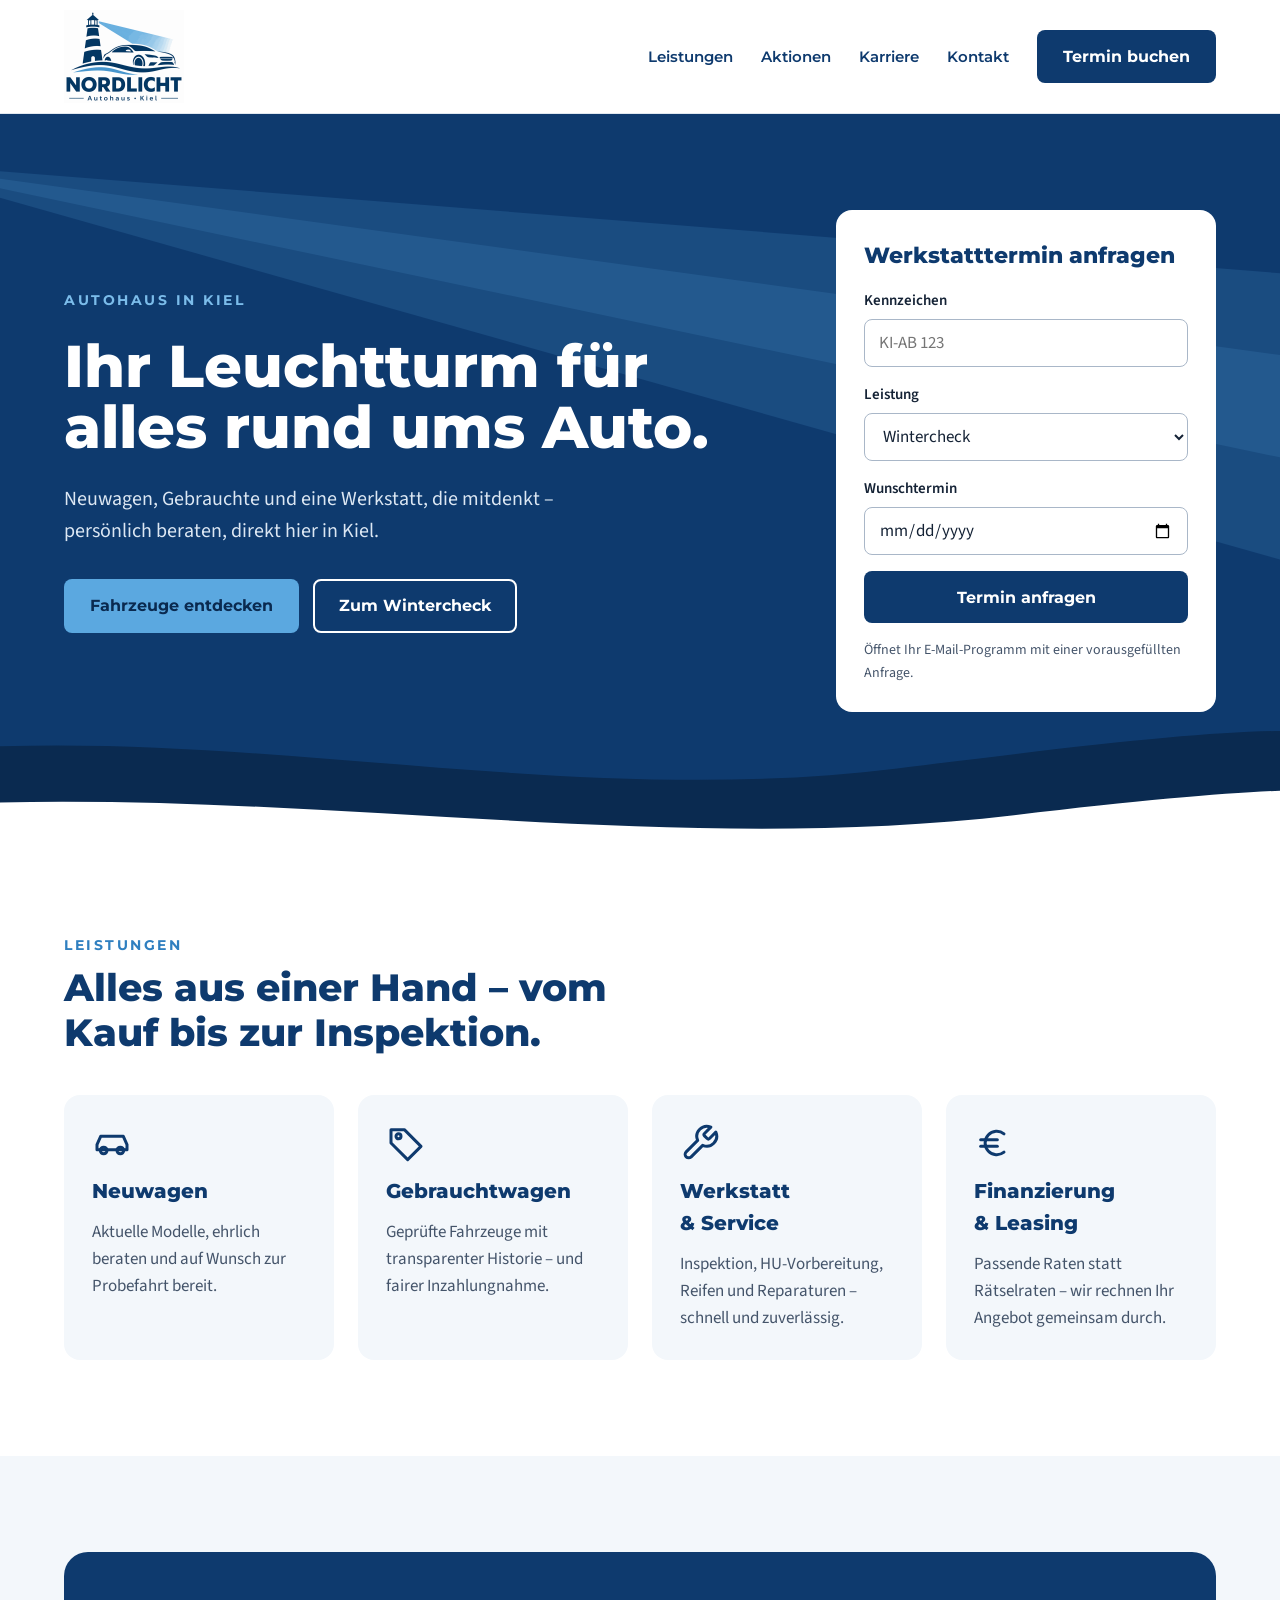
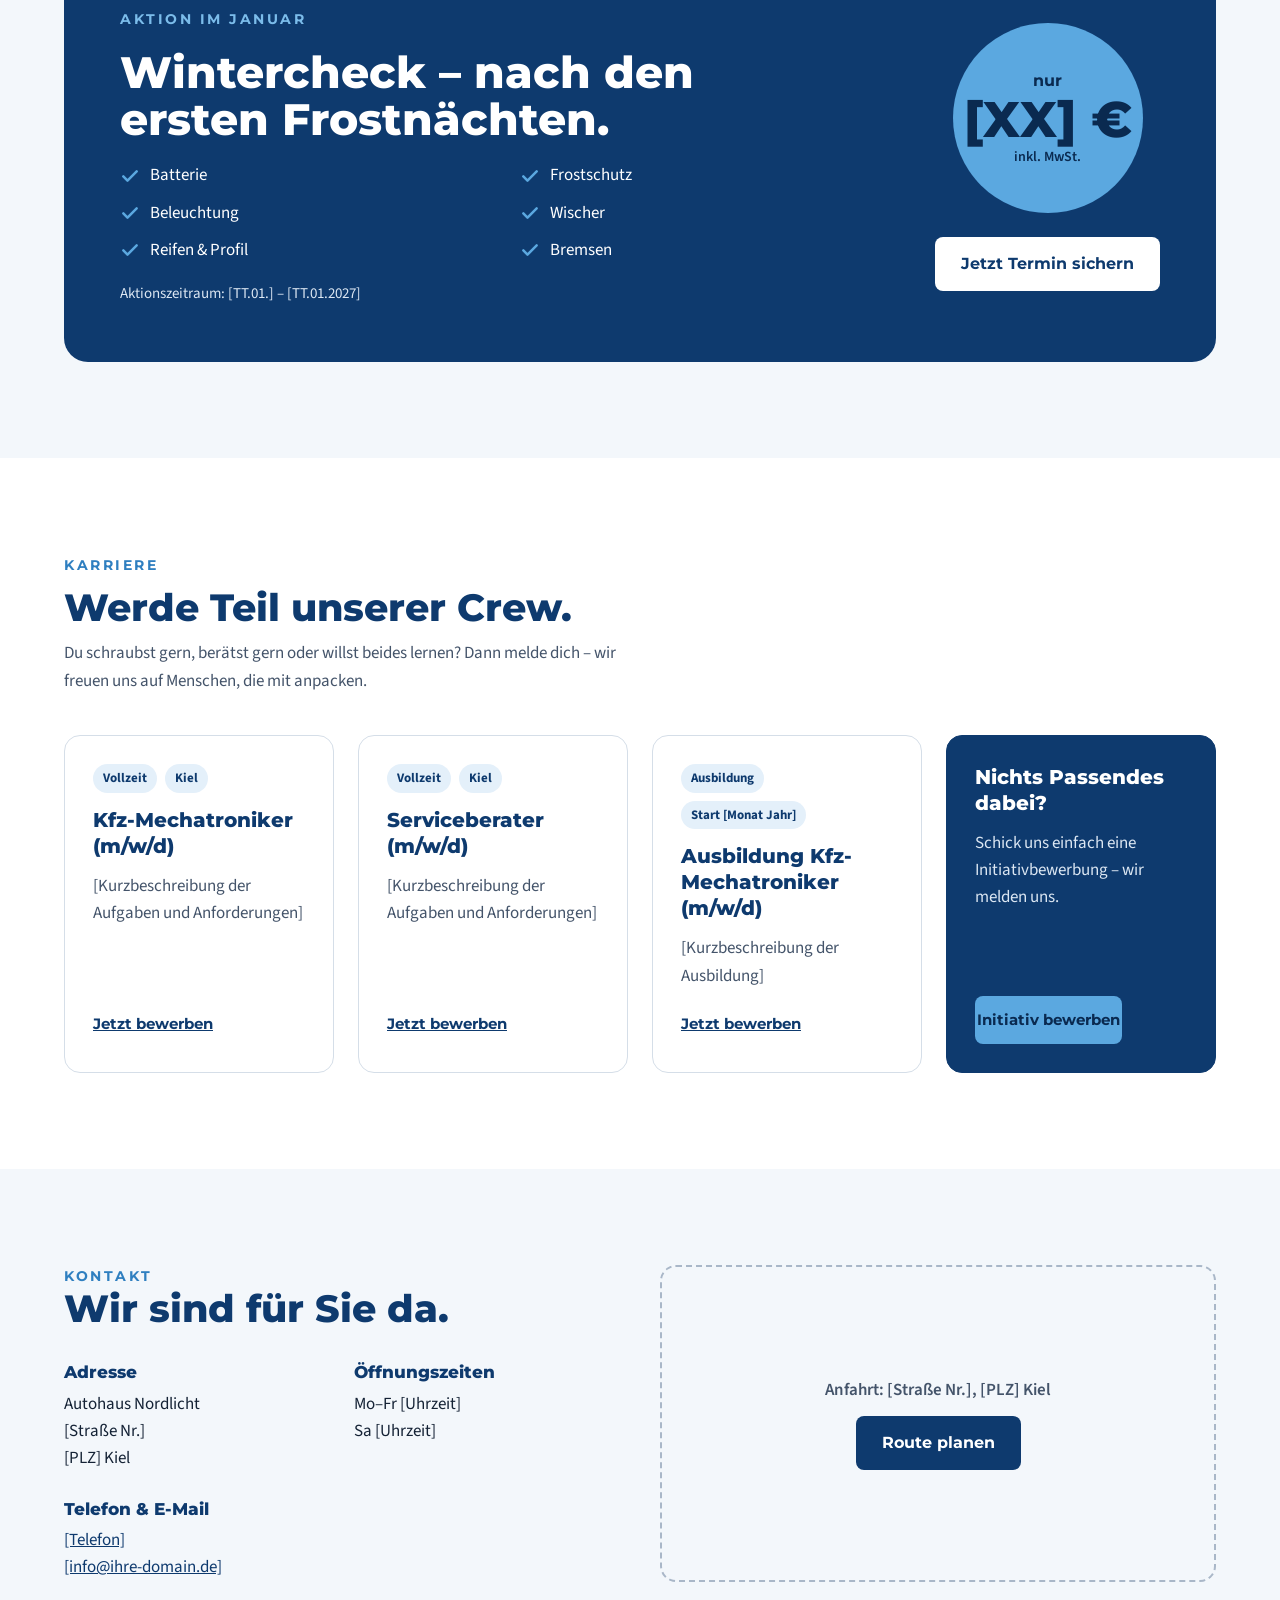
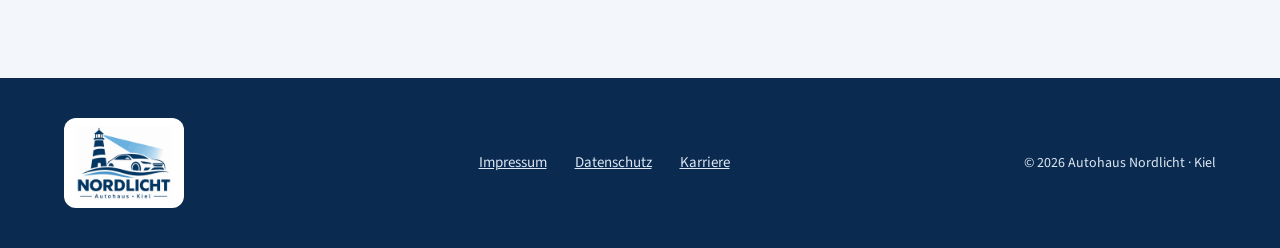
<file: autohaus-nordlicht-website/index.html>
<!doctype html>
<html lang="de">
<head>
  <meta charset="utf-8">
  <meta name="viewport" content="width=device-width, initial-scale=1">
  <title>Autohaus Nordlicht Kiel – Neuwagen, Gebrauchtwagen &amp; Werkstatt</title>
  <meta name="description" content="Autohaus Nordlicht in Kiel: Neuwagen, geprüfte Gebrauchtwagen, Werkstatt &amp; Service, Finanzierung und Leasing. Jetzt Termin vereinbaren.">
  <meta name="theme-color" content="#0E3A6E">
  <meta property="og:title" content="Autohaus Nordlicht Kiel">
  <meta property="og:description" content="Ihr Leuchtturm für alles rund ums Auto – persönlich beraten, direkt in Kiel.">
  <meta property="og:image" content="assets/logo.webp">
  <link rel="icon" type="image/png" href="assets/favicon.png">
  <link rel="apple-touch-icon" href="assets/apple-touch-icon.png">
  <link rel="preload" href="fonts/montserrat-latin-800-normal.woff2" as="font" type="font/woff2" crossorigin>
  <link rel="stylesheet" href="css/style.css">
</head>
<body>
<a class="skip-link" href="#inhalt">Zum Inhalt springen</a>

<header class="site-header">
  <div class="container header-inner">
    <a class="brand" href="index.html"><img src="assets/logo-480.png" alt="Autohaus Nordlicht Kiel – zur Startseite" width="120" height="93"></a>
    <button class="nav-toggle" type="button" aria-expanded="false" aria-controls="hauptnavigation" aria-label="Menü öffnen">
      <svg viewBox="0 0 24 24" width="24" height="24" aria-hidden="true" fill="none" stroke="currentColor" stroke-width="2.2" stroke-linecap="round"><path d="M4 7h16M4 12h16M4 17h16"/></svg>
    </button>
    <nav class="nav" id="hauptnavigation" aria-label="Hauptnavigation">
      <a href="#leistungen">Leistungen</a>
      <a href="#aktion">Aktionen</a>
      <a href="#karriere">Karriere</a>
      <a href="#kontakt">Kontakt</a>
      <a class="btn btn-primary" href="#termin">Termin buchen</a>
    </nav>
  </div>
</header>

<main id="inhalt">

  <!-- Hero -->
  <section class="hero on-dark" aria-labelledby="hero-title">
    <svg class="hero-art" viewBox="0 0 1440 640" preserveAspectRatio="xMidYMid slice" aria-hidden="true">
      <polygon points="60,40 1440,150 1440,430" fill="#5BA8E0" fill-opacity="0.16"/>
      <polygon points="60,40 1440,230 1440,330" fill="#5BA8E0" fill-opacity="0.14"/>
      <path d="M0 560 C 300 500, 620 600, 940 560 S 1300 520, 1440 545 L1440 640 L0 640 Z" fill="#0A2A50"/>
      <path d="M0 600 C 360 560, 700 640, 1040 600 S 1340 585, 1440 600 L1440 640 L0 640 Z" fill="#FFFFFF"/>
    </svg>
    <div class="container hero-inner">
      <div class="hero-text">
        <div class="eyebrow">Autohaus in Kiel</div>
        <h1 id="hero-title">Ihr Leuchtturm für alles rund ums Auto.</h1>
        <p class="hero-lead">Neuwagen, Gebrauchte und eine Werkstatt, die mitdenkt – persönlich beraten, direkt hier in Kiel.</p>
        <div class="hero-actions">
          <a class="btn btn-sky" href="#leistungen">Fahrzeuge entdecken</a>
          <a class="btn btn-outline" href="#aktion">Zum Wintercheck</a>
        </div>
      </div>

      <form class="booking" id="termin" novalidate>
        <h2>Werkstatttermin anfragen</h2>
        <div class="field">
          <label for="kennzeichen">Kennzeichen</label>
          <input id="kennzeichen" name="kennzeichen" type="text" placeholder="KI-AB 123" autocomplete="off">
        </div>
        <div class="field">
          <label for="leistung">Leistung</label>
          <select id="leistung" name="leistung">
            <option>Wintercheck</option>
            <option>Inspektion</option>
            <option>Reifenwechsel</option>
            <option>Sonstiges</option>
          </select>
        </div>
        <div class="field">
          <label for="datum">Wunschtermin</label>
          <input id="datum" name="datum" type="date">
        </div>
        <button class="btn btn-primary" type="submit">Termin anfragen</button>
        <p class="form-note">Öffnet Ihr E-Mail-Programm mit einer vorausgefüllten Anfrage.</p>
      </form>
    </div>
  </section>

  <!-- Leistungen -->
  <section class="services" id="leistungen" aria-labelledby="leistungen-title">
    <div class="container">
      <div class="section-head">
        <div class="eyebrow">Leistungen</div>
        <h2 class="section-title" id="leistungen-title">Alles aus einer Hand – vom Kauf bis zur Inspektion.</h2>
      </div>
      <div class="card-grid">
        <article class="service">
          <svg viewBox="0 0 24 24" width="40" height="40" aria-hidden="true" fill="none" stroke="#0E3A6E" stroke-width="1.8" stroke-linecap="round" stroke-linejoin="round"><path d="M3 16v-3l2.2-5h13.6l2.2 5v3z"/><circle cx="7" cy="16.5" r="2"/><circle cx="17" cy="16.5" r="2"/></svg>
          <h3>Neuwagen</h3>
          <p>Aktuelle Modelle, ehrlich beraten und auf Wunsch zur Probefahrt bereit.</p>
        </article>
        <article class="service">
          <svg viewBox="0 0 24 24" width="40" height="40" aria-hidden="true" fill="none" stroke="#0E3A6E" stroke-width="1.8" stroke-linecap="round" stroke-linejoin="round"><path d="M3 12V4h8l10 10-8 8z"/><circle cx="7.5" cy="8" r="1.5"/></svg>
          <h3>Gebrauchtwagen</h3>
          <p>Geprüfte Fahrzeuge mit transparenter Historie – und fairer Inzahlungnahme.</p>
        </article>
        <article class="service">
          <svg viewBox="0 0 24 24" width="40" height="40" aria-hidden="true" fill="none" stroke="#0E3A6E" stroke-width="1.8" stroke-linecap="round" stroke-linejoin="round"><path d="M14.7 6.3a1 1 0 0 0 0 1.4l1.6 1.6a1 1 0 0 0 1.4 0l3.8-3.8a6 6 0 0 1-7.9 7.9l-6.9 6.9a2.1 2.1 0 0 1-3-3l6.9-6.9a6 6 0 0 1 7.9-7.9z"/></svg>
          <h3>Werkstatt &amp; Service</h3>
          <p>Inspektion, HU-Vorbereitung, Reifen und Reparaturen – schnell und zuverlässig.</p>
        </article>
        <article class="service">
          <svg viewBox="0 0 24 24" width="40" height="40" aria-hidden="true" fill="none" stroke="#0E3A6E" stroke-width="1.8" stroke-linecap="round" stroke-linejoin="round"><path d="M18 6.5a7 7 0 1 0 0 11"/><path d="M4 10h10"/><path d="M4 14h10"/></svg>
          <h3>Finanzierung &amp; Leasing</h3>
          <p>Passende Raten statt Rätselraten – wir rechnen Ihr Angebot gemeinsam durch.</p>
        </article>
      </div>
    </div>
  </section>

  <!-- Aktion / Werbung -->
  <section class="promo-section" id="aktion" aria-labelledby="aktion-title">
    <div class="container">
      <div class="promo on-dark">
        <div class="promo-text">
          <div class="eyebrow">Aktion im Januar</div>
          <h2 id="aktion-title">Wintercheck – nach den ersten Frostnächten.</h2>
          <ul class="checklist">
            <li><svg viewBox="0 0 24 24" width="20" height="20" aria-hidden="true"><path d="M4 12.5l5 5L20 6.5" fill="none" stroke="#5BA8E0" stroke-width="3" stroke-linecap="round" stroke-linejoin="round"/></svg>Batterie</li>
            <li><svg viewBox="0 0 24 24" width="20" height="20" aria-hidden="true"><path d="M4 12.5l5 5L20 6.5" fill="none" stroke="#5BA8E0" stroke-width="3" stroke-linecap="round" stroke-linejoin="round"/></svg>Frostschutz</li>
            <li><svg viewBox="0 0 24 24" width="20" height="20" aria-hidden="true"><path d="M4 12.5l5 5L20 6.5" fill="none" stroke="#5BA8E0" stroke-width="3" stroke-linecap="round" stroke-linejoin="round"/></svg>Beleuchtung</li>
            <li><svg viewBox="0 0 24 24" width="20" height="20" aria-hidden="true"><path d="M4 12.5l5 5L20 6.5" fill="none" stroke="#5BA8E0" stroke-width="3" stroke-linecap="round" stroke-linejoin="round"/></svg>Wischer</li>
            <li><svg viewBox="0 0 24 24" width="20" height="20" aria-hidden="true"><path d="M4 12.5l5 5L20 6.5" fill="none" stroke="#5BA8E0" stroke-width="3" stroke-linecap="round" stroke-linejoin="round"/></svg>Reifen &amp; Profil</li>
            <li><svg viewBox="0 0 24 24" width="20" height="20" aria-hidden="true"><path d="M4 12.5l5 5L20 6.5" fill="none" stroke="#5BA8E0" stroke-width="3" stroke-linecap="round" stroke-linejoin="round"/></svg>Bremsen</li>
          </ul>
          <p class="promo-period">Aktionszeitraum: [TT.01.] – [TT.01.2027]</p>
        </div>
        <div class="promo-side">
          <div class="price" aria-label="Preis: [XX] Euro inklusive Mehrwertsteuer">
            <span class="price-small">nur</span>
            <span class="price-big">[XX]&nbsp;€</span>
            <span class="price-note">inkl. MwSt.</span>
          </div>
          <a class="btn btn-white" href="#termin">Jetzt Termin sichern</a>
        </div>
      </div>
    </div>
  </section>

  <!-- Karriere / Stellenausschreibungen -->
  <section class="careers" id="karriere" aria-labelledby="karriere-title">
    <div class="container">
      <div class="careers-head">
        <div>
          <div class="eyebrow">Karriere</div>
          <h2 class="section-title" id="karriere-title">Werde Teil unserer Crew.</h2>
          <p>Du schraubst gern, berätst gern oder willst beides lernen? Dann melde dich – wir freuen uns auf Menschen, die mit anpacken.</p>
        </div>
      </div>
      <div class="job-grid">
        <article class="job">
          <div class="tags"><span class="tag">Vollzeit</span><span class="tag">Kiel</span></div>
          <h3>Kfz-Mechatroniker (m/w/d)</h3>
          <p>[Kurzbeschreibung der Aufgaben und Anforderungen]</p>
          <a class="js-mail" data-subject="Bewerbung: Kfz-Mechatroniker (m/w/d)" href="#karriere">Jetzt bewerben</a>
        </article>
        <article class="job">
          <div class="tags"><span class="tag">Vollzeit</span><span class="tag">Kiel</span></div>
          <h3>Serviceberater (m/w/d)</h3>
          <p>[Kurzbeschreibung der Aufgaben und Anforderungen]</p>
          <a class="js-mail" data-subject="Bewerbung: Serviceberater (m/w/d)" href="#karriere">Jetzt bewerben</a>
        </article>
        <article class="job">
          <div class="tags"><span class="tag">Ausbildung</span><span class="tag">Start [Monat Jahr]</span></div>
          <h3>Ausbildung Kfz-Mechatroniker (m/w/d)</h3>
          <p>[Kurzbeschreibung der Ausbildung]</p>
          <a class="js-mail" data-subject="Bewerbung: Ausbildung Kfz-Mechatroniker (m/w/d)" href="#karriere">Jetzt bewerben</a>
        </article>
        <article class="job job-cta">
          <h3>Nichts Passendes dabei?</h3>
          <p>Schick uns einfach eine Initiativbewerbung – wir melden uns.</p>
          <a class="btn btn-sky js-mail" data-subject="Initiativbewerbung" href="#karriere">Initiativ bewerben</a>
        </article>
      </div>
    </div>
  </section>

  <!-- Kontakt -->
  <section class="contact" id="kontakt" aria-labelledby="kontakt-title">
    <div class="container contact-inner">
      <div class="contact-text">
        <div>
          <div class="eyebrow">Kontakt</div>
          <h2 class="section-title" id="kontakt-title">Wir sind für Sie da.</h2>
        </div>
        <div class="contact-grid">
          <div>
            <h3>Adresse</h3>
            <address>Autohaus Nordlicht<br>[Straße Nr.]<br>[PLZ] Kiel</address>
          </div>
          <div>
            <h3>Öffnungszeiten</h3>
            <p>Mo–Fr [Uhrzeit]<br>Sa [Uhrzeit]</p>
          </div>
          <div>
            <h3>Telefon &amp; E-Mail</h3>
            <p><a href="tel:[+49431000000]">[Telefon]</a><br><a href="mailto:[info@ihre-domain.de]">[info@ihre-domain.de]</a></p>
          </div>
        </div>
      </div>
      <div class="map">
        <p>Anfahrt: [Straße Nr.], [PLZ] Kiel</p>
        <a class="btn btn-primary" href="https://www.openstreetmap.org/search?query=Kiel" target="_blank" rel="noopener">Route planen</a>
      </div>
    </div>
  </section>

</main>

<footer class="site-footer">
  <div class="container footer-inner">
    <div class="footer-logo"><img src="assets/logo-480.png" alt="Autohaus Nordlicht Kiel" width="96" height="74" loading="lazy"></div>
    <nav class="footer-nav" aria-label="Rechtliches">
      <a href="impressum.html">Impressum</a>
      <a href="datenschutz.html">Datenschutz</a>
      <a href="#karriere">Karriere</a>
    </nav>
    <p class="copyright">© <span id="jahr">2026</span> Autohaus Nordlicht · Kiel</p>
  </div>
</footer>

<script src="js/main.js"></script>
</body>
</html>
</file>
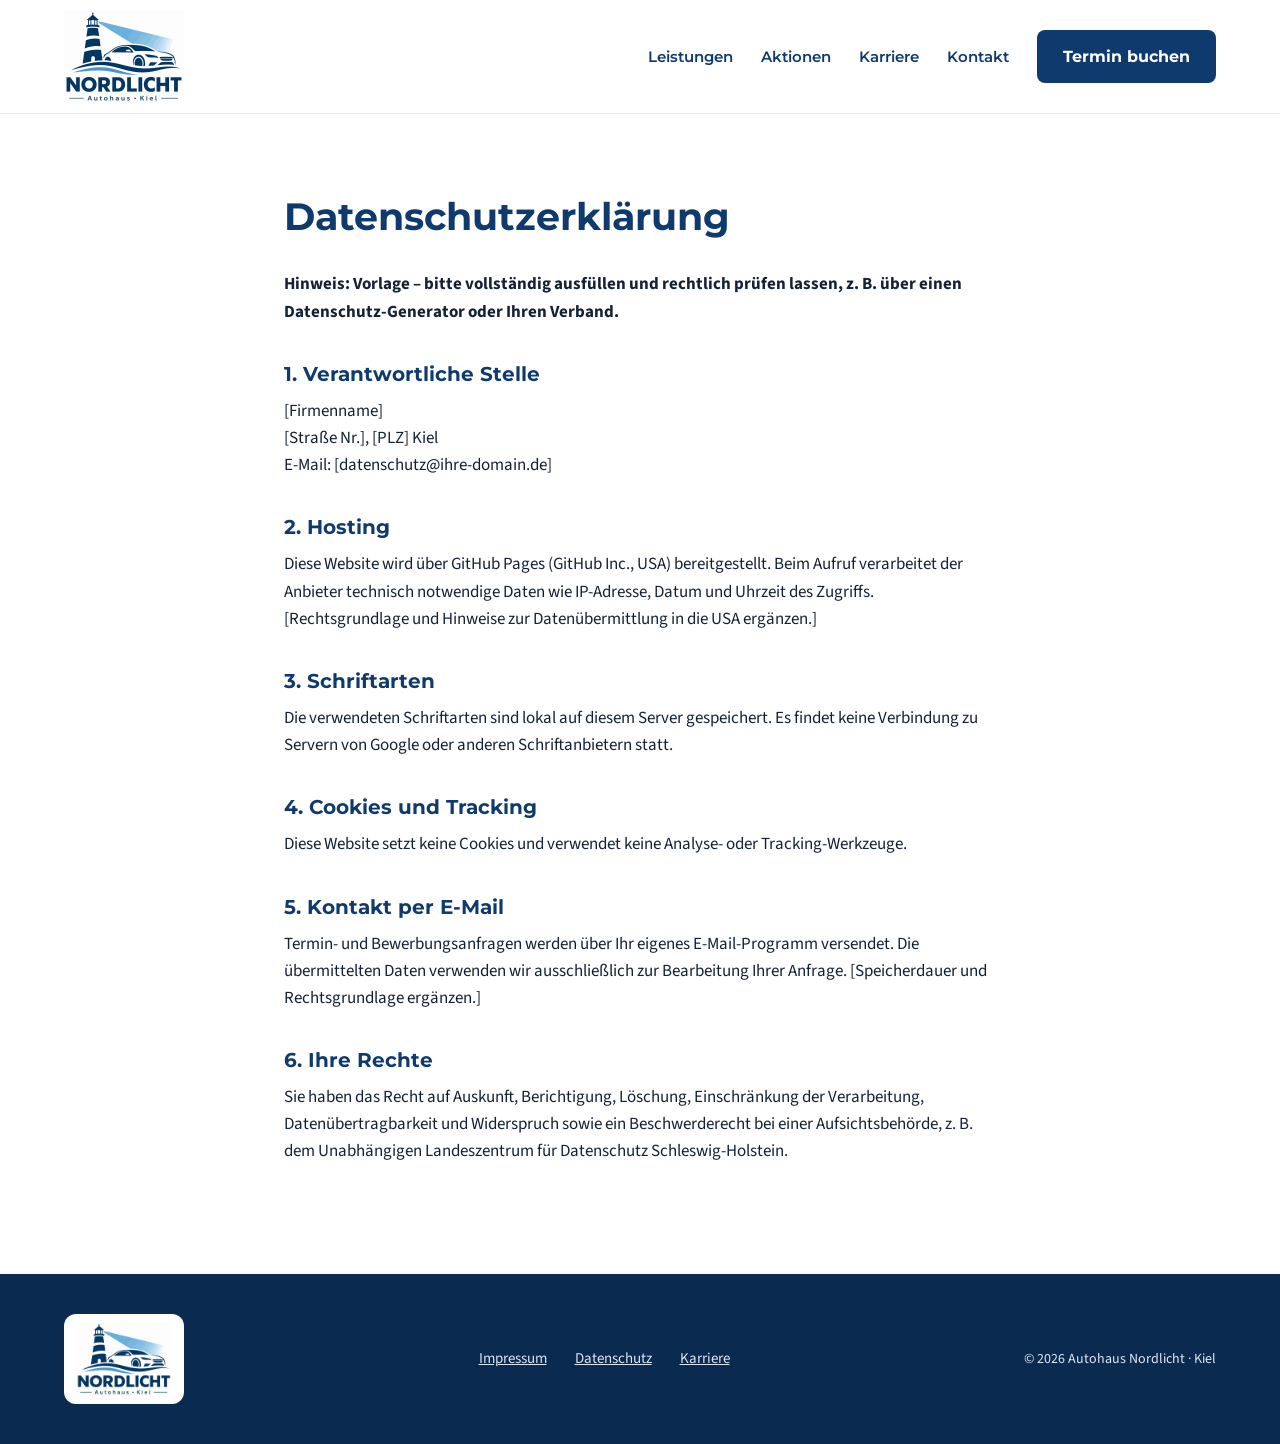
<file: autohaus-nordlicht-website/datenschutz.html>
<!doctype html>
<html lang="de">
<head>
  <meta charset="utf-8">
  <meta name="viewport" content="width=device-width, initial-scale=1">
  <title>Datenschutz – Autohaus Nordlicht Kiel</title>
  <meta name="robots" content="noindex">
  <meta name="description" content="Autohaus Nordlicht in Kiel: Neuwagen, geprüfte Gebrauchtwagen, Werkstatt &amp; Service, Finanzierung und Leasing. Jetzt Termin vereinbaren.">
  <meta name="theme-color" content="#0E3A6E">
  <meta property="og:title" content="Autohaus Nordlicht Kiel">
  <meta property="og:description" content="Ihr Leuchtturm für alles rund ums Auto – persönlich beraten, direkt in Kiel.">
  <meta property="og:image" content="assets/logo.webp">
  <link rel="icon" type="image/png" href="assets/favicon.png">
  <link rel="apple-touch-icon" href="assets/apple-touch-icon.png">
  <link rel="preload" href="fonts/montserrat-latin-800-normal.woff2" as="font" type="font/woff2" crossorigin>
  <link rel="stylesheet" href="css/style.css">
</head>
<body>
<a class="skip-link" href="#inhalt">Zum Inhalt springen</a>

<header class="site-header">
  <div class="container header-inner">
    <a class="brand" href="index.html"><img src="assets/logo-480.png" alt="Autohaus Nordlicht Kiel – zur Startseite" width="120" height="93"></a>
    <button class="nav-toggle" type="button" aria-expanded="false" aria-controls="hauptnavigation" aria-label="Menü öffnen">
      <svg viewBox="0 0 24 24" width="24" height="24" aria-hidden="true" fill="none" stroke="currentColor" stroke-width="2.2" stroke-linecap="round"><path d="M4 7h16M4 12h16M4 17h16"/></svg>
    </button>
    <nav class="nav" id="hauptnavigation" aria-label="Hauptnavigation">
      <a href="index.html#leistungen">Leistungen</a>
      <a href="index.html#aktion">Aktionen</a>
      <a href="index.html#karriere">Karriere</a>
      <a href="index.html#kontakt">Kontakt</a>
      <a class="btn btn-primary" href="index.html#termin">Termin buchen</a>
    </nav>
  </div>
</header>

<main id="inhalt" class="legal">
  <div class="container">
    <h1>Datenschutzerklärung</h1>
    <p><strong>Hinweis: Vorlage – bitte vollständig ausfüllen und rechtlich prüfen lassen, z. B. über einen Datenschutz-Generator oder Ihren Verband.</strong></p>
    <h2>1. Verantwortliche Stelle</h2>
    <p>[Firmenname]<br>[Straße Nr.], [PLZ] Kiel<br>E-Mail: [datenschutz@ihre-domain.de]</p>
    <h2>2. Hosting</h2>
    <p>Diese Website wird über GitHub Pages (GitHub Inc., USA) bereitgestellt. Beim Aufruf verarbeitet der Anbieter technisch notwendige Daten wie IP-Adresse, Datum und Uhrzeit des Zugriffs. [Rechtsgrundlage und Hinweise zur Datenübermittlung in die USA ergänzen.]</p>
    <h2>3. Schriftarten</h2>
    <p>Die verwendeten Schriftarten sind lokal auf diesem Server gespeichert. Es findet keine Verbindung zu Servern von Google oder anderen Schriftanbietern statt.</p>
    <h2>4. Cookies und Tracking</h2>
    <p>Diese Website setzt keine Cookies und verwendet keine Analyse- oder Tracking-Werkzeuge.</p>
    <h2>5. Kontakt per E-Mail</h2>
    <p>Termin- und Bewerbungsanfragen werden über Ihr eigenes E-Mail-Programm versendet. Die übermittelten Daten verwenden wir ausschließlich zur Bearbeitung Ihrer Anfrage. [Speicherdauer und Rechtsgrundlage ergänzen.]</p>
    <h2>6. Ihre Rechte</h2>
    <p>Sie haben das Recht auf Auskunft, Berichtigung, Löschung, Einschränkung der Verarbeitung, Datenübertragbarkeit und Widerspruch sowie ein Beschwerderecht bei einer Aufsichtsbehörde, z. B. dem Unabhängigen Landeszentrum für Datenschutz Schleswig-Holstein.</p>
  </div>
</main>

<footer class="site-footer">
  <div class="container footer-inner">
    <div class="footer-logo"><img src="assets/logo-480.png" alt="Autohaus Nordlicht Kiel" width="96" height="74" loading="lazy"></div>
    <nav class="footer-nav" aria-label="Rechtliches">
      <a href="impressum.html">Impressum</a>
      <a href="datenschutz.html">Datenschutz</a>
      <a href="index.html#karriere">Karriere</a>
    </nav>
    <p class="copyright">© <span id="jahr">2026</span> Autohaus Nordlicht · Kiel</p>
  </div>
</footer>

<script src="js/main.js"></script>
</body>
</html>
</file>
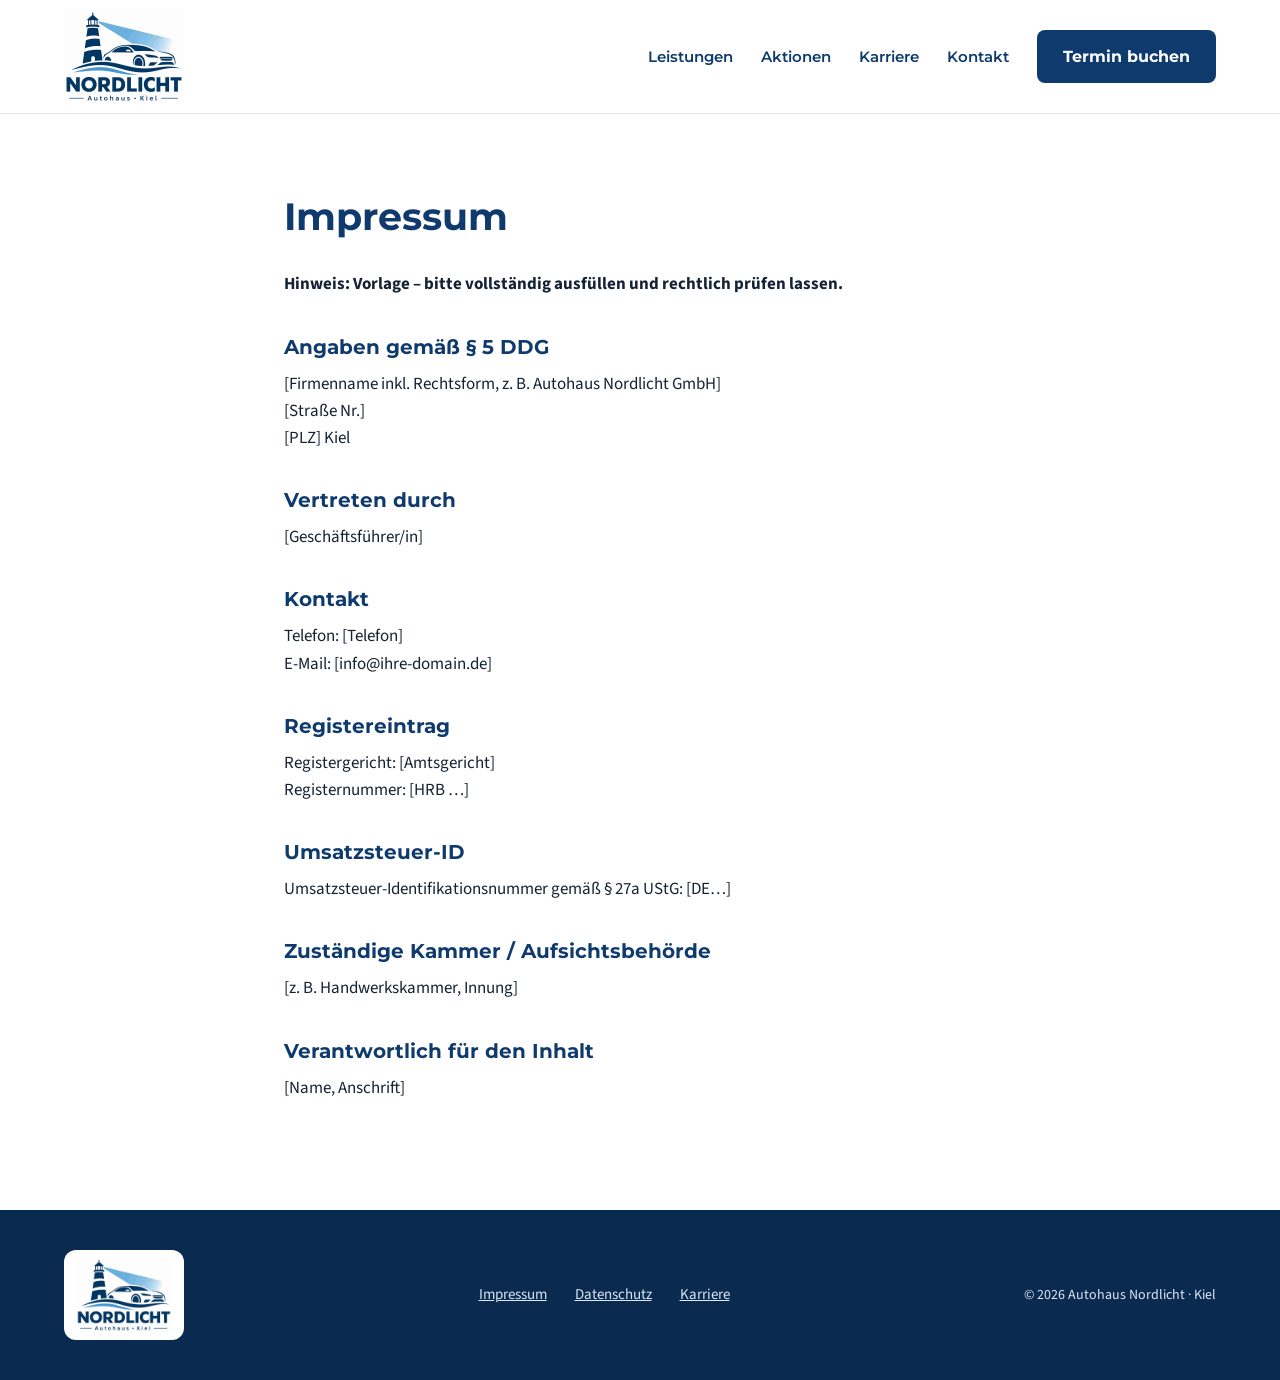
<file: autohaus-nordlicht-website/impressum.html>
<!doctype html>
<html lang="de">
<head>
  <meta charset="utf-8">
  <meta name="viewport" content="width=device-width, initial-scale=1">
  <title>Impressum – Autohaus Nordlicht Kiel</title>
  <meta name="robots" content="noindex">
  <meta name="description" content="Autohaus Nordlicht in Kiel: Neuwagen, geprüfte Gebrauchtwagen, Werkstatt &amp; Service, Finanzierung und Leasing. Jetzt Termin vereinbaren.">
  <meta name="theme-color" content="#0E3A6E">
  <meta property="og:title" content="Autohaus Nordlicht Kiel">
  <meta property="og:description" content="Ihr Leuchtturm für alles rund ums Auto – persönlich beraten, direkt in Kiel.">
  <meta property="og:image" content="assets/logo.webp">
  <link rel="icon" type="image/png" href="assets/favicon.png">
  <link rel="apple-touch-icon" href="assets/apple-touch-icon.png">
  <link rel="preload" href="fonts/montserrat-latin-800-normal.woff2" as="font" type="font/woff2" crossorigin>
  <link rel="stylesheet" href="css/style.css">
</head>
<body>
<a class="skip-link" href="#inhalt">Zum Inhalt springen</a>

<header class="site-header">
  <div class="container header-inner">
    <a class="brand" href="index.html"><img src="assets/logo-480.png" alt="Autohaus Nordlicht Kiel – zur Startseite" width="120" height="93"></a>
    <button class="nav-toggle" type="button" aria-expanded="false" aria-controls="hauptnavigation" aria-label="Menü öffnen">
      <svg viewBox="0 0 24 24" width="24" height="24" aria-hidden="true" fill="none" stroke="currentColor" stroke-width="2.2" stroke-linecap="round"><path d="M4 7h16M4 12h16M4 17h16"/></svg>
    </button>
    <nav class="nav" id="hauptnavigation" aria-label="Hauptnavigation">
      <a href="index.html#leistungen">Leistungen</a>
      <a href="index.html#aktion">Aktionen</a>
      <a href="index.html#karriere">Karriere</a>
      <a href="index.html#kontakt">Kontakt</a>
      <a class="btn btn-primary" href="index.html#termin">Termin buchen</a>
    </nav>
  </div>
</header>

<main id="inhalt" class="legal">
  <div class="container">
    <h1>Impressum</h1>
    <p><strong>Hinweis: Vorlage – bitte vollständig ausfüllen und rechtlich prüfen lassen.</strong></p>
    <h2>Angaben gemäß § 5 DDG</h2>
    <p>[Firmenname inkl. Rechtsform, z. B. Autohaus Nordlicht GmbH]<br>[Straße Nr.]<br>[PLZ] Kiel</p>
    <h2>Vertreten durch</h2>
    <p>[Geschäftsführer/in]</p>
    <h2>Kontakt</h2>
    <p>Telefon: [Telefon]<br>E-Mail: [info@ihre-domain.de]</p>
    <h2>Registereintrag</h2>
    <p>Registergericht: [Amtsgericht]<br>Registernummer: [HRB …]</p>
    <h2>Umsatzsteuer-ID</h2>
    <p>Umsatzsteuer-Identifikationsnummer gemäß § 27a UStG: [DE…]</p>
    <h2>Zuständige Kammer / Aufsichtsbehörde</h2>
    <p>[z. B. Handwerkskammer, Innung]</p>
    <h2>Verantwortlich für den Inhalt</h2>
    <p>[Name, Anschrift]</p>
  </div>
</main>

<footer class="site-footer">
  <div class="container footer-inner">
    <div class="footer-logo"><img src="assets/logo-480.png" alt="Autohaus Nordlicht Kiel" width="96" height="74" loading="lazy"></div>
    <nav class="footer-nav" aria-label="Rechtliches">
      <a href="impressum.html">Impressum</a>
      <a href="datenschutz.html">Datenschutz</a>
      <a href="index.html#karriere">Karriere</a>
    </nav>
    <p class="copyright">© <span id="jahr">2026</span> Autohaus Nordlicht · Kiel</p>
  </div>
</footer>

<script src="js/main.js"></script>
</body>
</html>
</file>
<file: autohaus-nordlicht-website/css/style.css>
/* Autohaus Nordlicht – Stylesheet */

/* ---------- Schriften (lokal eingebunden, DSGVO-freundlich) ---------- */
@font-face { font-family: "Montserrat"; font-weight: 600; font-style: normal; font-display: swap; src: url("../fonts/montserrat-latin-600-normal.woff2") format("woff2"); }
@font-face { font-family: "Montserrat"; font-weight: 700; font-style: normal; font-display: swap; src: url("../fonts/montserrat-latin-700-normal.woff2") format("woff2"); }
@font-face { font-family: "Montserrat"; font-weight: 800; font-style: normal; font-display: swap; src: url("../fonts/montserrat-latin-800-normal.woff2") format("woff2"); }
@font-face { font-family: "Source Sans 3"; font-weight: 400; font-style: normal; font-display: swap; src: url("../fonts/source-sans-3-latin-400-normal.woff2") format("woff2"); }
@font-face { font-family: "Source Sans 3"; font-weight: 600; font-style: normal; font-display: swap; src: url("../fonts/source-sans-3-latin-600-normal.woff2") format("woff2"); }
@font-face { font-family: "Source Sans 3"; font-weight: 700; font-style: normal; font-display: swap; src: url("../fonts/source-sans-3-latin-700-normal.woff2") format("woff2"); }

/* ---------- Farben & Grundwerte ---------- */
:root {
  --navy: #0E3A6E;
  --navy-deep: #0A2A50;
  --sky: #5BA8E0;
  --sky-soft: #7BBCEA;
  --ice: #F3F7FB;
  --chip: #E4F0FA;
  --text: #142235;
  --muted: #44546A;
  --on-dark: #DCE7F3;
  --line: #D5DEE8;
  --field: #A9B7C8;
  --radius: 16px;
  --font-head: "Montserrat", "Helvetica Neue", Helvetica, sans-serif;
  --font-body: "Source Sans 3", "Helvetica Neue", Helvetica, sans-serif;
}

*, *::before, *::after { box-sizing: border-box; }
html { scroll-behavior: smooth; scroll-padding-top: 110px; }
@media (prefers-reduced-motion: reduce) { html { scroll-behavior: auto; } }

body {
  margin: 0;
  font-family: var(--font-body);
  font-size: 17px;
  line-height: 1.6;
  color: var(--text);
  background: #fff;
}

img { max-width: 100%; display: block; }
h1, h2, h3 { font-family: var(--font-head); margin: 0; text-wrap: balance; }
p { margin: 0; }
a { color: var(--navy); }
a:hover { color: #2F7FC0; }
:focus-visible { outline: 3px solid var(--sky); outline-offset: 3px; border-radius: 4px; }

.container { max-width: 1200px; margin: 0 auto; padding: 0 24px; }

.skip-link {
  position: absolute; left: 16px; top: -60px; z-index: 100;
  background: var(--navy); color: #fff; padding: 10px 16px; border-radius: 8px;
}
.skip-link:focus { top: 12px; }

.eyebrow {
  font-family: var(--font-head); font-size: 14px; font-weight: 700;
  letter-spacing: 0.18em; text-transform: uppercase; color: #2F7FC0;
}
.on-dark .eyebrow { color: var(--sky-soft); }

.section-title { font-size: clamp(2rem, 3vw, 2.75rem); line-height: 1.15; font-weight: 800; color: var(--navy); }

/* ---------- Buttons ---------- */
.btn {
  display: inline-flex; align-items: center; justify-content: center;
  min-height: 48px; padding: 12px 24px; border-radius: 8px;
  font-family: var(--font-head); font-size: 16px; font-weight: 700;
  text-decoration: none; border: 2px solid transparent; cursor: pointer;
  transition: background-color .15s, color .15s;
}
.btn-primary { background: var(--navy); color: #fff; }
.btn-primary:hover { background: var(--navy-deep); color: #fff; }
.btn-sky { background: var(--sky); color: var(--navy-deep); }
.btn-sky:hover { background: var(--sky-soft); color: var(--navy-deep); }
.btn-outline { border-color: #fff; color: #fff; }
.btn-outline:hover { background: #fff; color: var(--navy); }
.btn-white { background: #fff; color: var(--navy); }
.btn-white:hover { background: var(--chip); color: var(--navy); }

/* ---------- Kopfzeile ---------- */
.site-header {
  position: sticky; top: 0; z-index: 50;
  background: #fff; border-bottom: 1px solid #E1E8F0;
}
.header-inner {
  display: flex; align-items: center; justify-content: space-between;
  gap: 16px; padding-top: 10px; padding-bottom: 10px;
}
.brand img { width: 120px; height: auto; }
.nav { display: flex; align-items: center; gap: 28px; }
.nav a:not(.btn) {
  font-family: var(--font-head); font-size: 15px; font-weight: 600;
  text-decoration: none; padding: 10px 0;
}
.nav-toggle {
  display: none; width: 48px; height: 48px; border: 0; border-radius: 8px;
  background: var(--ice); color: var(--navy); cursor: pointer;
  align-items: center; justify-content: center;
}

@media (max-width: 860px) {
  .nav-toggle { display: inline-flex; }
  .nav {
    position: absolute; left: 0; right: 0; top: 100%;
    flex-direction: column; align-items: stretch; gap: 0;
    background: #fff; border-bottom: 1px solid #E1E8F0;
    padding: 8px 24px 20px; display: none;
  }
  .nav.is-open { display: flex; }
  .nav a:not(.btn) { padding: 14px 0; border-bottom: 1px solid #EEF2F6; }
  .nav .btn { margin-top: 14px; }
  .brand img { width: 96px; }
}

/* ---------- Hero ---------- */
.hero { position: relative; overflow: hidden; background: var(--navy); color: #fff; }
.hero-art { position: absolute; inset: 0; width: 100%; height: 100%; }
.hero-inner {
  position: relative; display: flex; flex-wrap: wrap; align-items: center; gap: 48px;
  padding-top: 96px; padding-bottom: 150px;
}
.hero-text { flex: 1 1 480px; min-width: 0; display: flex; flex-direction: column; gap: 24px; }
.hero h1 { font-size: clamp(2.5rem, 4.6vw, 4.25rem); line-height: 1.05; font-weight: 800; }
.hero-lead { max-width: 34rem; font-size: 20px; color: var(--on-dark); }
.hero-actions { display: flex; flex-wrap: wrap; gap: 14px; margin-top: 8px; }

.booking {
  flex: 0 1 380px; min-width: 0;
  background: #fff; color: var(--text); border-radius: var(--radius);
  padding: 28px; display: flex; flex-direction: column; gap: 16px;
}
.booking h2 { font-size: 22px; font-weight: 800; color: var(--navy); }
.field { display: flex; flex-direction: column; gap: 6px; }
.field label { font-size: 15px; font-weight: 600; }
.field input, .field select {
  height: 48px; padding: 0 14px; border: 1px solid var(--field); border-radius: 8px;
  font: inherit; color: var(--text); background: #fff;
}
.booking .btn { width: 100%; min-height: 52px; }
.form-note { font-size: 14px; color: var(--muted); }

@media (max-width: 600px) {
  .hero-inner { padding-top: 56px; padding-bottom: 110px; }
}

/* ---------- Leistungen ---------- */
.services { padding: 72px 0 96px; }
.section-head { display: flex; flex-direction: column; gap: 10px; max-width: 40rem; margin-bottom: 40px; }
.card-grid { display: grid; grid-template-columns: repeat(auto-fit, minmax(240px, 1fr)); gap: 24px; }
.service {
  background: var(--ice); border-radius: var(--radius); padding: 28px;
  display: flex; flex-direction: column; gap: 12px;
}
.service h3 { font-size: 20px; font-weight: 800; color: var(--navy); }
.service p { color: var(--muted); }

/* ---------- Aktion ---------- */
.promo-section { background: var(--ice); padding: 96px 0; }
.promo {
  background: var(--navy); color: #fff; border-radius: 24px; padding: 56px;
  display: flex; flex-wrap: wrap; align-items: center; justify-content: space-between; gap: 40px;
}
.promo-text { flex: 1 1 420px; min-width: 0; display: flex; flex-direction: column; gap: 18px; }
.promo h2 { font-size: clamp(2rem, 3.4vw, 3.25rem); line-height: 1.1; font-weight: 800; }
.checklist {
  list-style: none; margin: 0; padding: 0;
  display: grid; grid-template-columns: repeat(2, minmax(0, 1fr)); gap: 10px 24px;
}
.checklist li { display: flex; align-items: center; gap: 10px; }
.promo-period { font-size: 15px; color: var(--on-dark); }
.promo-side { display: flex; flex-direction: column; align-items: center; gap: 24px; }
.price {
  width: 190px; height: 190px; border-radius: 50%;
  background: var(--sky); color: var(--navy-deep);
  display: flex; flex-direction: column; align-items: center; justify-content: center;
  font-family: var(--font-head);
}
.price-small { font-size: 16px; font-weight: 700; }
.price-big { font-size: 50px; line-height: 1.05; font-weight: 800; }
.price-note { font-family: var(--font-body); font-size: 14px; font-weight: 600; }

@media (max-width: 600px) {
  .promo { padding: 32px 24px; }
  .checklist { grid-template-columns: 1fr; }
  .promo-side { width: 100%; }
}

/* ---------- Karriere ---------- */
.careers { padding: 96px 0; }
.careers-head {
  display: flex; flex-wrap: wrap; align-items: flex-end; justify-content: space-between;
  gap: 24px; margin-bottom: 40px;
}
.careers-head > div { flex: 1 1 480px; min-width: 0; display: flex; flex-direction: column; gap: 10px; }
.careers-head p { max-width: 36rem; color: var(--muted); }
.job-grid { display: grid; grid-template-columns: repeat(auto-fit, minmax(260px, 1fr)); gap: 24px; }
.job {
  border: 1px solid var(--line); border-radius: var(--radius); padding: 28px;
  display: flex; flex-direction: column; gap: 14px;
}
.job h3 { font-size: 20px; line-height: 1.3; font-weight: 800; color: var(--navy); }
.job p { color: var(--muted); flex-grow: 1; }
.job a { font-family: var(--font-head); font-size: 15px; font-weight: 700; padding: 8px 0; }
.tags { display: flex; flex-wrap: wrap; gap: 8px; }
.tag {
  background: var(--chip); color: var(--navy); padding: 4px 10px; border-radius: 999px;
  font-size: 13px; font-weight: 700;
}
.job-cta { background: var(--navy); color: #fff; border-color: var(--navy); }
.job-cta h3 { color: #fff; }
.job-cta p { color: var(--on-dark); }
.job-cta .btn { align-self: flex-start; }

/* ---------- Kontakt ---------- */
.contact { background: var(--ice); padding: 96px 0; }
.contact-inner { display: flex; flex-wrap: wrap; gap: 40px; }
.contact-text { flex: 1 1 420px; min-width: 0; display: flex; flex-direction: column; gap: 28px; }
.contact-grid { display: grid; grid-template-columns: repeat(auto-fit, minmax(200px, 1fr)); gap: 24px; }
.contact-grid h3 { font-size: 17px; font-weight: 800; color: var(--navy); margin-bottom: 4px; }
.contact-grid address { font-style: normal; }
.map {
  flex: 1 1 420px; min-width: 0; min-height: 300px;
  border-radius: var(--radius); border: 2px dashed var(--field);
  display: flex; flex-direction: column; align-items: center; justify-content: center;
  gap: 12px; padding: 24px; text-align: center; color: var(--muted); font-weight: 600;
}

/* ---------- Fußzeile ---------- */
.site-footer { background: var(--navy-deep); color: var(--on-dark); }
.footer-inner {
  display: flex; flex-wrap: wrap; align-items: center; justify-content: space-between;
  gap: 24px; padding-top: 40px; padding-bottom: 40px;
}
.footer-logo { background: #fff; border-radius: 12px; padding: 8px 12px; }
.footer-logo img { width: 96px; height: auto; }
.footer-nav { display: flex; flex-wrap: wrap; gap: 8px 28px; font-size: 15px; }
.footer-nav a { color: var(--on-dark); padding: 8px 0; }
.footer-nav a:hover { color: #fff; }
.copyright { font-size: 14px; }

/* ---------- Unterseiten (Impressum, Datenschutz) ---------- */
.legal { padding: 72px 0 96px; }
.legal .container { max-width: 760px; }
.legal h1 { font-size: clamp(2rem, 3vw, 2.75rem); color: var(--navy); margin-bottom: 24px; }
.legal h2 { font-size: 20px; color: var(--navy); margin: 32px 0 8px; }
.legal p { margin-bottom: 12px; }
</file>
